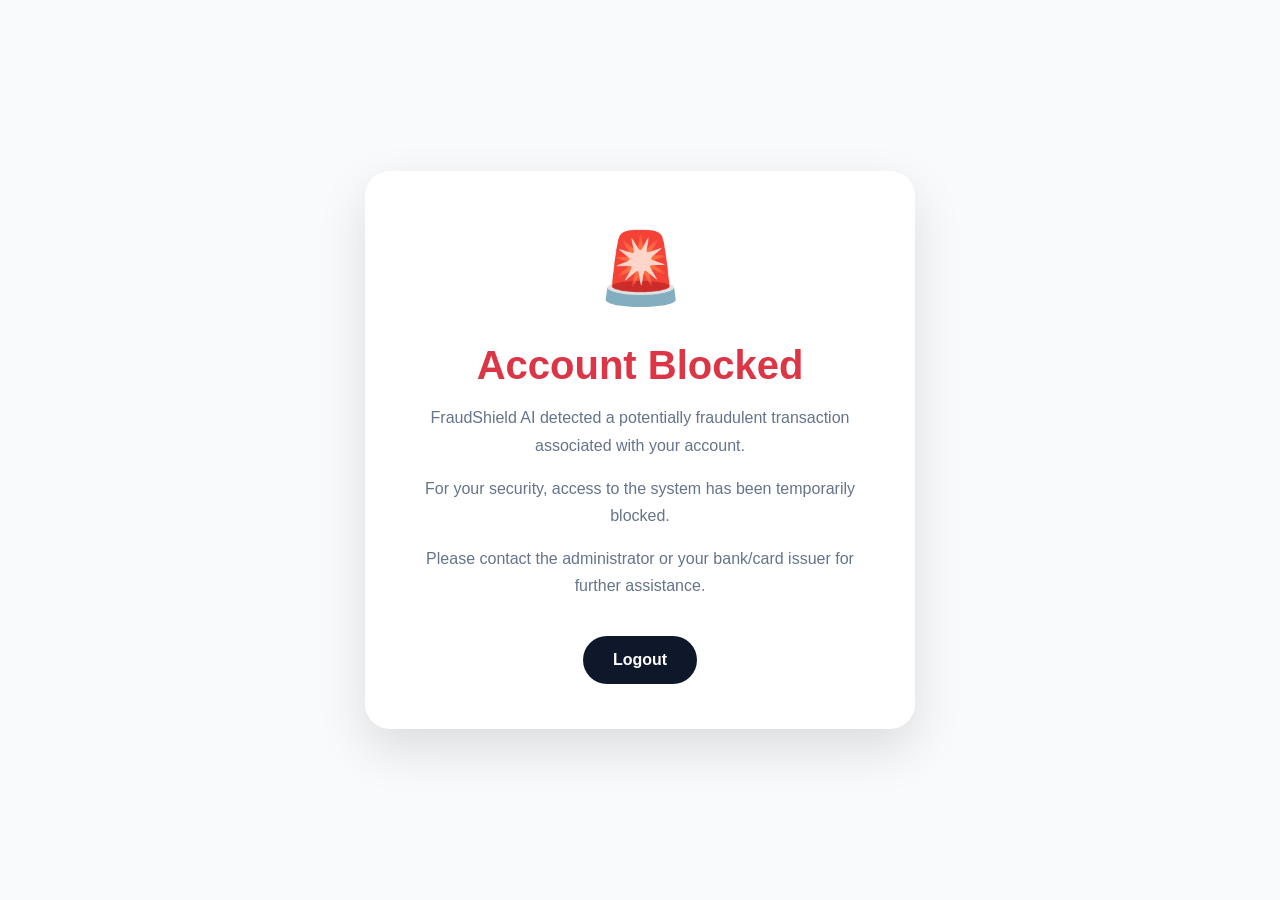
<file: templates/blocked.html>
<!DOCTYPE html>
<html lang="en">

<head>
    <meta charset="UTF-8">
    <meta name="viewport" content="width=device-width, initial-scale=1.0">

    <title>Account Blocked - FraudShield AI</title>

    <link
        href="https://cdn.jsdelivr.net/npm/bootstrap@5.3.3/dist/css/bootstrap.min.css"
        rel="stylesheet"
    >

    <style>

        body {
            min-height: 100vh;
            display: flex;
            align-items: center;
            justify-content: center;
            background: #f8fafc;
            font-family: 'Segoe UI', sans-serif;
        }

        .blocked-card {
            width: 90%;
            max-width: 550px;
            background: white;
            padding: 45px;
            border-radius: 25px;
            text-align: center;
            box-shadow: 0 20px 50px rgba(0,0,0,0.12);
        }

        .blocked-icon {
            font-size: 70px;
            margin-bottom: 20px;
        }

        .blocked-card h1 {
            color: #dc3545;
            font-weight: 800;
            margin-bottom: 15px;
        }

        .blocked-card p {
            color: #64748b;
            line-height: 1.7;
        }

        .logout-btn {
            display: inline-block;
            margin-top: 20px;
            padding: 12px 30px;
            background: #0f172a;
            color: white;
            text-decoration: none;
            border-radius: 30px;
            font-weight: 600;
        }

        .logout-btn:hover {
            background: #1e293b;
            color: white;
        }

    </style>

</head>

<body>

    <div class="blocked-card">

        <div class="blocked-icon">
            🚨
        </div>

        <h1>Account Blocked</h1>

        <p>
            FraudShield AI detected a potentially fraudulent
            transaction associated with your account.
        </p>

        <p>
            For your security, access to the system has been
            temporarily blocked.
        </p>

        <p>
            Please contact the administrator or your bank/card
            issuer for further assistance.
        </p>

        <a href="/logout" class="logout-btn">
            Logout
        </a>

    </div>

</body>

</html>
</file>
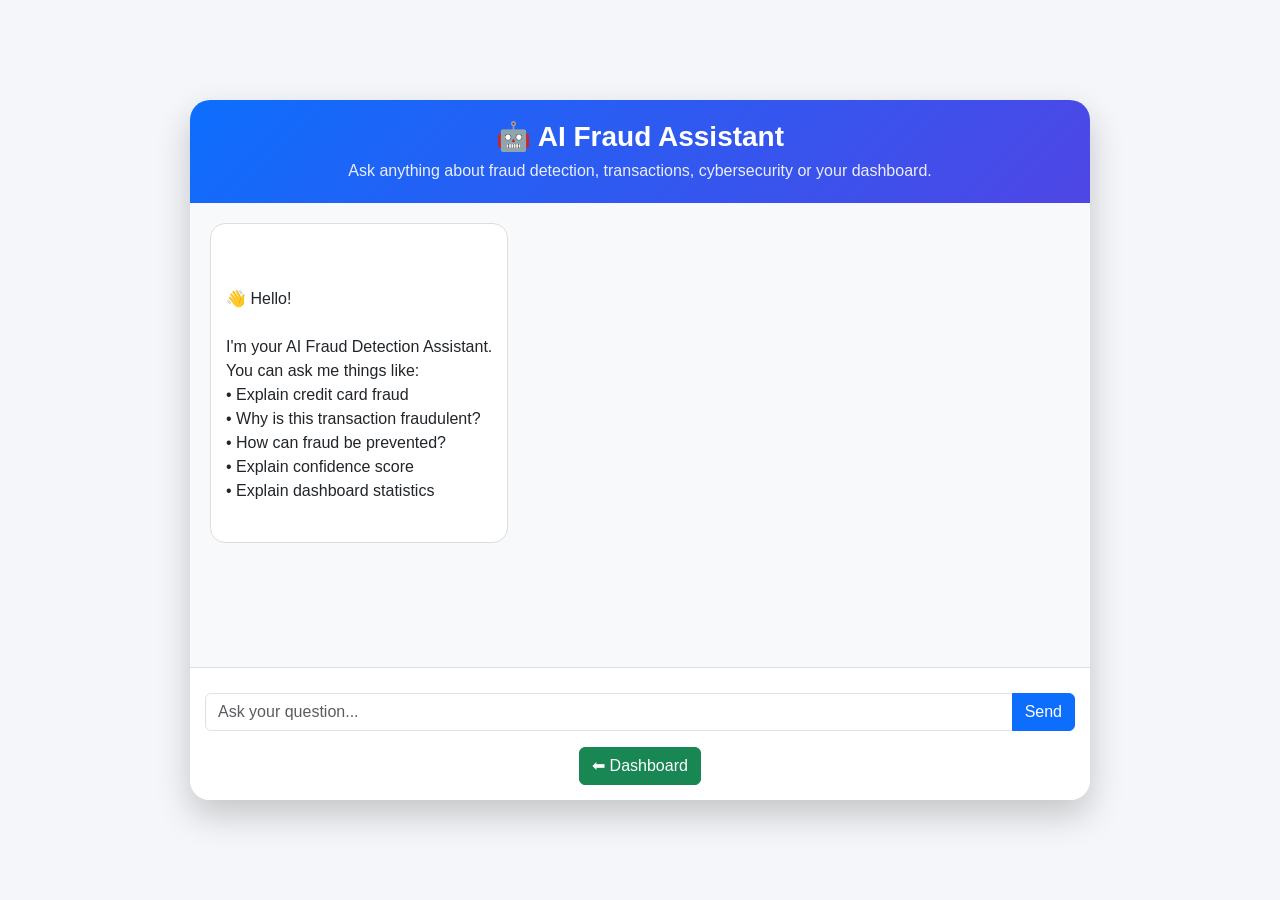
<file: templates/chatbot.html>
<!DOCTYPE html>
<html lang="en">
<head>
<meta charset="UTF-8">
<meta name="viewport" content="width=device-width, initial-scale=1.0">

<title>AI Fraud Assistant</title>

<link href="https://cdn.jsdelivr.net/npm/bootstrap@5.3.3/dist/css/bootstrap.min.css" rel="stylesheet">

<style>

body{
    background:#f4f6f9;
    height:100vh;
    display:flex;
    justify-content:center;
    align-items:center;
    font-family:Arial, Helvetica, sans-serif;
}

.chat-container{

    width:900px;
    height:700px;
    background:white;
    border-radius:20px;
    overflow:hidden;
    box-shadow:0 15px 35px rgba(0,0,0,0.2);
    display:flex;
    flex-direction:column;

}

.chat-header{

    background:linear-gradient(135deg,#0d6efd,#4f46e5);
    color:white;
    padding:20px;
    text-align:center;

}

.chat-header h3{

    margin:0;
    font-weight:bold;

}

.chat-header p{

    margin:5px 0 0;
    opacity:0.9;

}

.chat-box{

    flex:1;
    overflow-y:auto;
    padding:20px;
    background:#f8f9fa;

}

.message{

    margin-bottom:15px;
    display:flex;

}

.user{

    justify-content:flex-end;

}

.bot{

    justify-content:flex-start;

}

.bubble{

    max-width:75%;
    padding:15px;
    border-radius:15px;
    word-wrap:break-word;
    white-space:pre-wrap;
}

.user .bubble{

    background:#0d6efd;
    color:white;

}

.bot .bubble{

    background:white;
    border:1px solid #ddd;

}

.chat-footer{

    padding:15px;
    border-top:1px solid #ddd;
    background:white;

}

.typing{

    font-style:italic;
    color:gray;
    margin-bottom:10px;

}

</style>

</head>

<body>

<div class="chat-container">
<div class="chat-header">
<h3>🤖 AI Fraud Assistant</h3>
<p>Ask anything about fraud detection, transactions, cybersecurity or your dashboard.</p>

</div>
<div class="chat-box" id="chatBox">
<div class="message bot">
<div class="bubble">

👋 Hello!

I'm your AI Fraud Detection Assistant.
You can ask me things like:
• Explain credit card fraud
• Why is this transaction fraudulent?
• How can fraud be prevented?
• Explain confidence score
• Explain dashboard statistics

</div>
</div>

</div>

<div class="chat-footer">
<div id="typing" class="typing"></div>
<div class="input-group">

<input
type="text"
id="question"
class="form-control"
placeholder="Ask your question...">

<button class="btn btn-primary"onclick="sendMessage()">
Send
</button>
</div>

<div class="mt-3 text-center">
<a href="/dashboard"
class="btn btn-success">

⬅ Dashboard
</a>
</div>
</div>
</div>
<script>

const chatBox=document.getElementById("chatBox");
const typing=document.getElementById("typing");

function addMessage(text,type){
    const message=document.createElement("div");
    message.className="message "+type;
    const bubble=document.createElement("div");
    bubble.className="bubble";
    bubble.textContent=text;
    message.appendChild(bubble);
    chatBox.appendChild(message);
    chatBox.scrollTop=chatBox.scrollHeight;

}

async function sendMessage(){
    const input=document.getElementById("question");
    const question=input.value.trim();
    if(question==="") return;
    addMessage(question,"user");
    input.value="";
    typing.innerHTML="🤖 AI is typing...";
    try{
        const response=await fetch("/ask-ai",{
            method:"POST",
            headers:{
                "Content-Type":"application/json"
            },

            body:JSON.stringify({
                question:question
         })
        });
        const data=await response.json();
        typing.innerHTML="";
        addMessage(data.answer,"bot");
    }

    catch(error){
        typing.innerHTML="";
        addMessage("Something went wrong. Please try again.","bot");
    }
}

document.getElementById("question").addEventListener("keypress",function(e){
    if(e.key==="Enter"){
        sendMessage();
    }
});

</script>

</body>
</html>
</file>
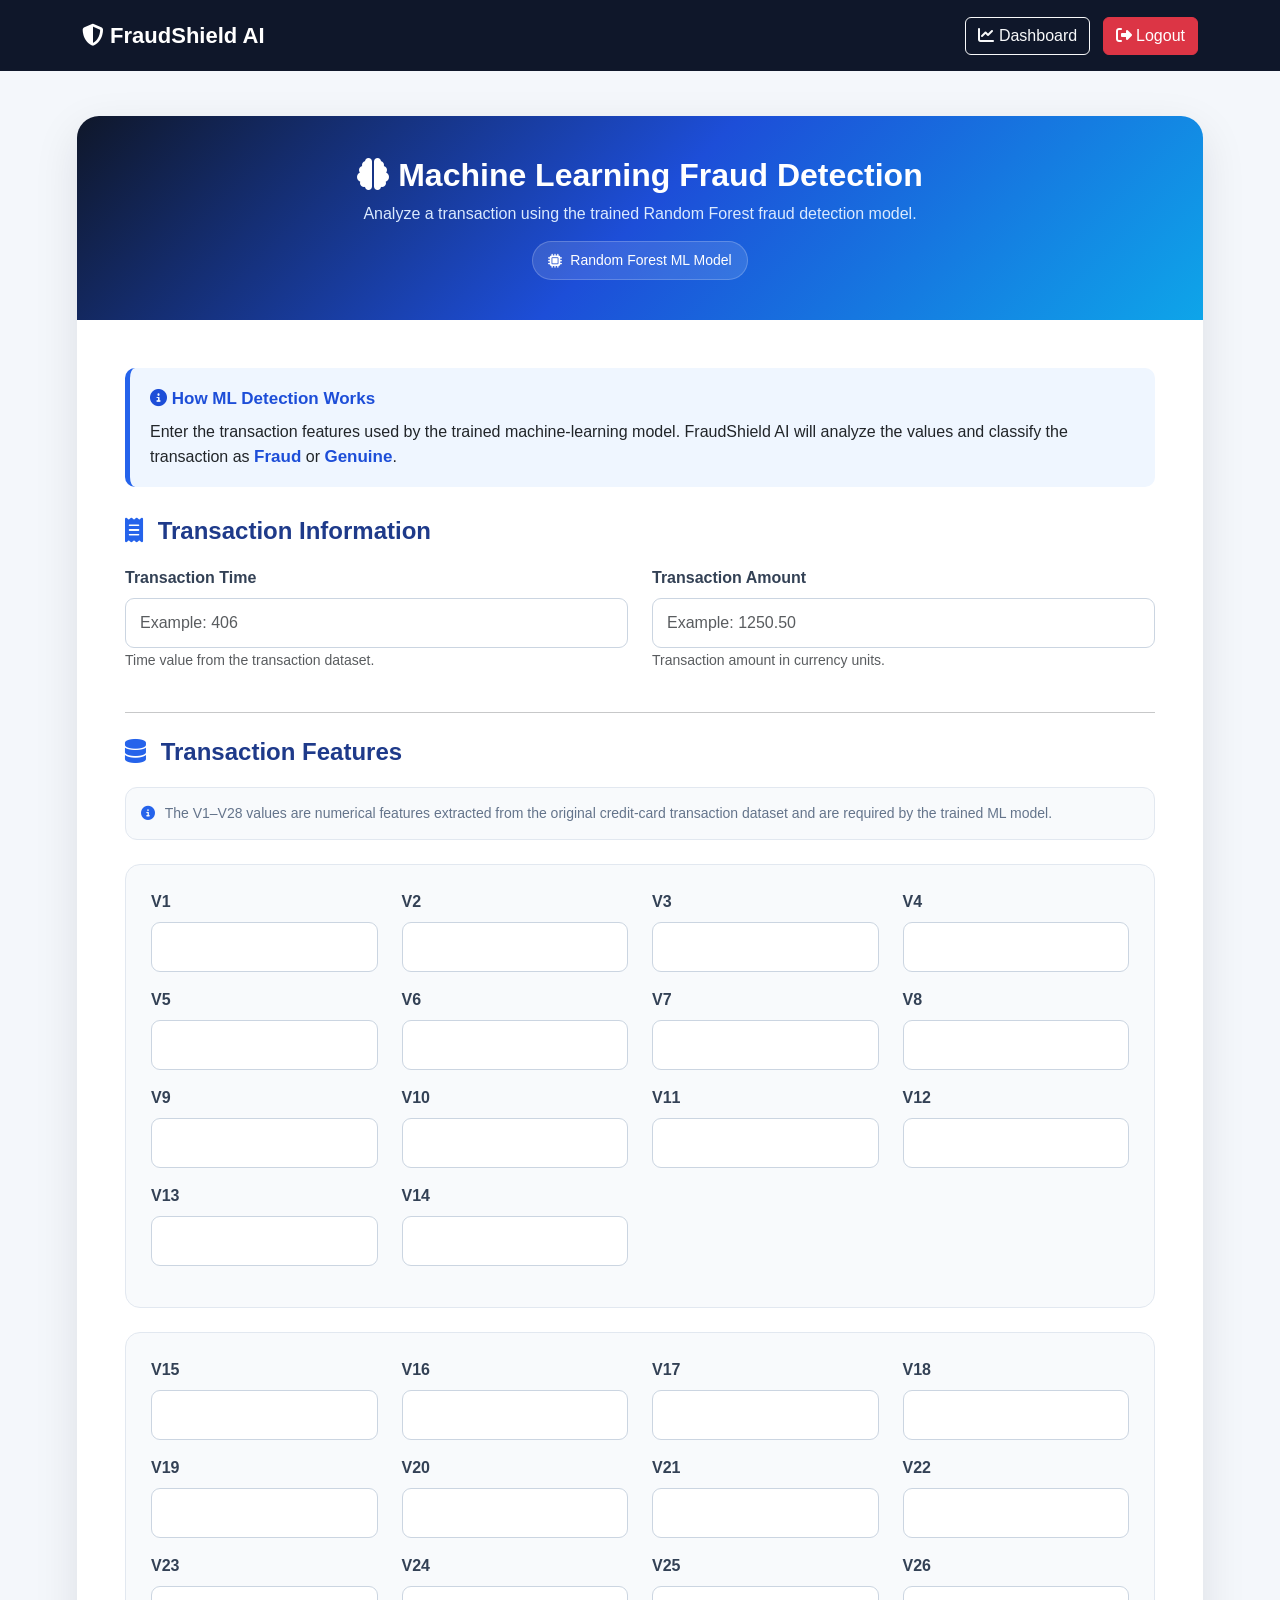
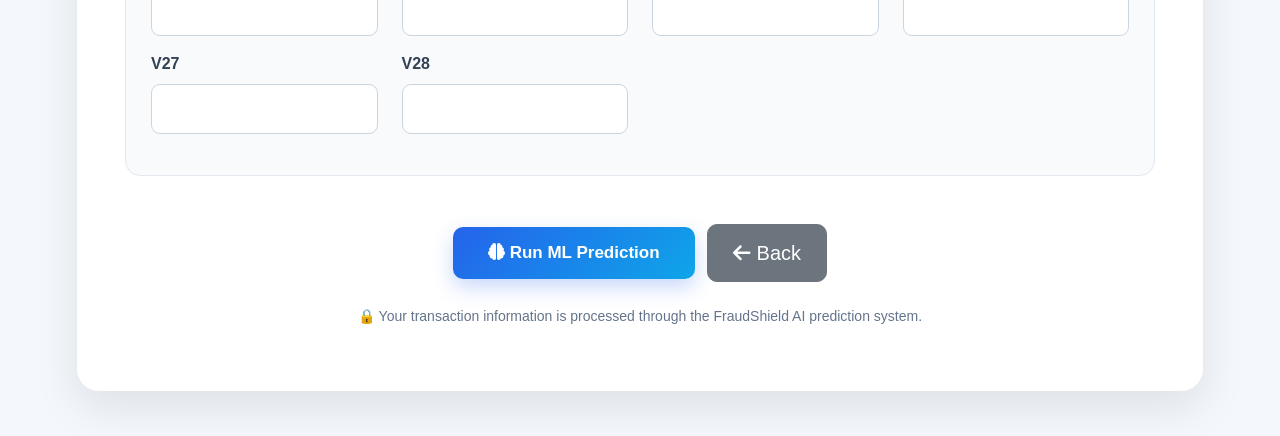
<file: templates/predict.html>
<!DOCTYPE html>
<html lang="en">

<head>

    <meta charset="UTF-8">
    <meta name="viewport" content="width=device-width, initial-scale=1.0">

    <title>ML Fraud Detection - FraudShield AI</title>

    <link
        href="https://cdn.jsdelivr.net/npm/bootstrap@5.3.3/dist/css/bootstrap.min.css"
        rel="stylesheet"
    >

    <link
        rel="stylesheet"
        href="https://cdnjs.cloudflare.com/ajax/libs/font-awesome/6.5.2/css/all.min.css"
    >

    <style>

        body {
            background: #f4f7fb;
            font-family: 'Segoe UI', Arial, sans-serif;
            color: #0f172a;
        }

        .navbar {
            background: #0f172a;
            padding: 14px 0;
        }

        .navbar-brand {
            font-weight: 800;
            font-size: 22px;
        }

        .page-container {
            max-width: 1150px;
            margin: 45px auto;
        }

        .main-card {
            border: none;
            border-radius: 22px;
            overflow: hidden;
            box-shadow: 0 15px 45px rgba(15, 23, 42, 0.10);
        }

        .card-header-custom {
            background:
                linear-gradient(
                    135deg,
                    #0f172a,
                    #1d4ed8,
                    #0ea5e9
                );

            color: white;
            padding: 40px 25px;
        }

        .card-header-custom h2 {
            font-size: 32px;
            font-weight: 800;
        }

        .card-header-custom p {
            color: #dbeafe;
        }

        .info-box {
            background: #eff6ff;
            border-left: 5px solid #2563eb;
            padding: 18px 20px;
            border-radius: 10px;
            margin-bottom: 30px;
        }

        .info-box strong {
            color: #1d4ed8;
            font-size: 17px;
        }

        .section-title {
            color: #1e3a8a;
            font-weight: 750;
            margin-top: 25px;
            margin-bottom: 20px;
        }

        .section-title i {
            color: #2563eb;
            margin-right: 8px;
        }

        .form-label {
            font-weight: 600;
            color: #334155;
        }

        .form-control {
            padding: 12px 14px;
            border-radius: 9px;
            border: 1px solid #cbd5e1;
            transition: all 0.25s ease;
        }

        .form-control:focus {
            border-color: #2563eb;
            box-shadow: 0 0 0 3px rgba(37, 99, 235, 0.12);
        }

        .feature-info {
            background: #f8fafc;
            border: 1px solid #e2e8f0;
            border-radius: 12px;
            padding: 15px;
            margin-top: 10px;
            color: #64748b;
            font-size: 14px;
        }

        .feature-info i {
            color: #2563eb;
            margin-right: 6px;
        }

        .predict-btn {
            padding: 13px 35px;
            font-size: 17px;
            font-weight: 700;
            border-radius: 10px;
            background: linear-gradient(135deg, #2563eb, #0ea5e9);
            border: none;
            box-shadow: 0 8px 20px rgba(37, 99, 235, 0.25);
            transition: 0.3s ease;
        }

        .predict-btn:hover {
            transform: translateY(-2px);
            box-shadow: 0 12px 28px rgba(37, 99, 235, 0.35);
        }

        .back-btn {
            padding: 13px 25px;
            border-radius: 10px;
        }

        .security-note {
            color: #64748b;
            font-size: 14px;
        }

        .model-badge {
            display: inline-flex;
            align-items: center;
            gap: 8px;
            background: rgba(255,255,255,0.12);
            border: 1px solid rgba(255,255,255,0.2);
            padding: 8px 15px;
            border-radius: 30px;
            font-size: 14px;
            margin-top: 15px;
        }

        .v-section {
            background: #f8fafc;
            border: 1px solid #e2e8f0;
            border-radius: 15px;
            padding: 25px;
            margin-top: 10px;
        }

        .v-section .form-control {
            background: white;
        }

        @media (max-width: 768px) {

            .page-container {
                margin: 25px 15px;
            }

            .card-header-custom {
                padding: 30px 20px;
            }

            .card-header-custom h2 {
                font-size: 25px;
            }

        }

    </style>

</head>


<body>


<!-- ================================================= -->
<!-- NAVBAR -->
<!-- ================================================= -->

<nav class="navbar navbar-dark">

    <div class="container">

        <a class="navbar-brand text-white" href="/">

            <i class="fa-solid fa-shield-halved"></i>

            FraudShield AI

        </a>

        <div>

            <a href="/dashboard"
               class="btn btn-outline-light me-2">

                <i class="fa-solid fa-chart-line"></i>
                Dashboard

            </a>

            <a href="/logout"
               class="btn btn-danger">

                <i class="fa-solid fa-right-from-bracket"></i>
                Logout

            </a>

        </div>

    </div>

</nav>


<!-- ================================================= -->
<!-- MAIN -->
<!-- ================================================= -->

<div class="container page-container">

    <div class="card main-card">


        <!-- HEADER -->

        <div class="card-header-custom text-center">

            <h2>

                <i class="fa-solid fa-brain"></i>

                Machine Learning Fraud Detection

            </h2>

            <p class="mb-0">

                Analyze a transaction using the trained
                Random Forest fraud detection model.

            </p>

            <div class="model-badge">

                <i class="fa-solid fa-microchip"></i>

                Random Forest ML Model

            </div>

        </div>


        <!-- BODY -->

        <div class="card-body p-4 p-md-5">


            <!-- INFO -->

            <div class="info-box">

                <strong>

                    <i class="fa-solid fa-circle-info"></i>

                    How ML Detection Works

                </strong>

                <p class="mb-0 mt-2">

                    Enter the transaction features used by the
                    trained machine-learning model. FraudShield AI
                    will analyze the values and classify the
                    transaction as <strong>Fraud</strong> or
                    <strong>Genuine</strong>.

                </p>

            </div>


            <form action="/predict" method="POST">


                <!-- ================================================= -->
                <!-- BASIC TRANSACTION INFORMATION -->
                <!-- ================================================= -->

                <h4 class="section-title">

                    <i class="fa-solid fa-receipt"></i>

                    Transaction Information

                </h4>


                <div class="row">


                    <!-- TIME -->

                    <div class="col-md-6 mb-3">

                        <label class="form-label">

                            Transaction Time

                        </label>

                        <input
                            type="number"
                            step="any"
                            name="Time"
                            class="form-control"
                            placeholder="Example: 406"
                            required
                        >

                        <small class="text-muted">

                            Time value from the transaction dataset.

                        </small>

                    </div>


                    <!-- AMOUNT -->

                    <div class="col-md-6 mb-3">

                        <label class="form-label">

                            Transaction Amount

                        </label>

                        <input
                            type="number"
                            step="0.01"
                            min="0"
                            name="Amount"
                            class="form-control"
                            placeholder="Example: 1250.50"
                            required
                        >

                        <small class="text-muted">

                            Transaction amount in currency units.

                        </small>

                    </div>

                </div>


                <hr class="my-4">


                <!-- ================================================= -->
                <!-- V1 - V14 -->
                <!-- ================================================= -->

                <h4 class="section-title">

                    <i class="fa-solid fa-database"></i>

                    Transaction Features

                </h4>


                <div class="feature-info mb-4">

                    <i class="fa-solid fa-circle-info"></i>

                    The V1–V28 values are numerical features
                    extracted from the original credit-card
                    transaction dataset and are required by
                    the trained ML model.

                </div>


                <div class="v-section">

                    <div class="row">


                        <!-- V1 -->

                        <div class="col-md-3 mb-3">

                            <label class="form-label">V1</label>

                            <input
                                type="number"
                                step="any"
                                name="V1"
                                class="form-control"
                                required
                            >

                        </div>


                        <!-- V2 -->

                        <div class="col-md-3 mb-3">

                            <label class="form-label">V2</label>

                            <input
                                type="number"
                                step="any"
                                name="V2"
                                class="form-control"
                                required
                            >

                        </div>


                        <!-- V3 -->

                        <div class="col-md-3 mb-3">

                            <label class="form-label">V3</label>

                            <input
                                type="number"
                                step="any"
                                name="V3"
                                class="form-control"
                                required
                            >

                        </div>


                        <!-- V4 -->

                        <div class="col-md-3 mb-3">

                            <label class="form-label">V4</label>

                            <input
                                type="number"
                                step="any"
                                name="V4"
                                class="form-control"
                                required
                            >

                        </div>


                        <!-- V5 -->

                        <div class="col-md-3 mb-3">

                            <label class="form-label">V5</label>

                            <input
                                type="number"
                                step="any"
                                name="V5"
                                class="form-control"
                                required
                            >

                        </div>


                        <!-- V6 -->

                        <div class="col-md-3 mb-3">

                            <label class="form-label">V6</label>

                            <input
                                type="number"
                                step="any"
                                name="V6"
                                class="form-control"
                                required
                            >

                        </div>


                        <!-- V7 -->

                        <div class="col-md-3 mb-3">

                            <label class="form-label">V7</label>

                            <input
                                type="number"
                                step="any"
                                name="V7"
                                class="form-control"
                                required
                            >

                        </div>


                        <!-- V8 -->

                        <div class="col-md-3 mb-3">

                            <label class="form-label">V8</label>

                            <input
                                type="number"
                                step="any"
                                name="V8"
                                class="form-control"
                                required
                            >

                        </div>


                        <!-- V9 -->

                        <div class="col-md-3 mb-3">

                            <label class="form-label">V9</label>

                            <input
                                type="number"
                                step="any"
                                name="V9"
                                class="form-control"
                                required
                            >

                        </div>


                        <!-- V10 -->

                        <div class="col-md-3 mb-3">

                            <label class="form-label">V10</label>

                            <input
                                type="number"
                                step="any"
                                name="V10"
                                class="form-control"
                                required
                            >

                        </div>


                        <!-- V11 -->

                        <div class="col-md-3 mb-3">

                            <label class="form-label">V11</label>

                            <input
                                type="number"
                                step="any"
                                name="V11"
                                class="form-control"
                                required
                            >

                        </div>


                        <!-- V12 -->

                        <div class="col-md-3 mb-3">

                            <label class="form-label">V12</label>

                            <input
                                type="number"
                                step="any"
                                name="V12"
                                class="form-control"
                                required
                            >

                        </div>


                        <!-- V13 -->

                        <div class="col-md-3 mb-3">

                            <label class="form-label">V13</label>

                            <input
                                type="number"
                                step="any"
                                name="V13"
                                class="form-control"
                                required
                            >

                        </div>


                        <!-- V14 -->

                        <div class="col-md-3 mb-3">

                            <label class="form-label">V14</label>

                            <input
                                type="number"
                                step="any"
                                name="V14"
                                class="form-control"
                                required
                            >

                        </div>

                    </div>

                </div>


                <!-- ================================================= -->
                <!-- V15 - V28 -->
                <!-- ================================================= -->

                <div class="v-section mt-4">

                    <div class="row">


                        <!-- V15 -->

                        <div class="col-md-3 mb-3">

                            <label class="form-label">V15</label>

                            <input
                                type="number"
                                step="any"
                                name="V15"
                                class="form-control"
                                required
                            >

                        </div>


                        <!-- V16 -->

                        <div class="col-md-3 mb-3">

                            <label class="form-label">V16</label>

                            <input
                                type="number"
                                step="any"
                                name="V16"
                                class="form-control"
                                required
                            >

                        </div>


                        <!-- V17 -->

                        <div class="col-md-3 mb-3">

                            <label class="form-label">V17</label>

                            <input
                                type="number"
                                step="any"
                                name="V17"
                                class="form-control"
                                required
                            >

                        </div>


                        <!-- V18 -->

                        <div class="col-md-3 mb-3">

                            <label class="form-label">V18</label>

                            <input
                                type="number"
                                step="any"
                                name="V18"
                                class="form-control"
                                required
                            >

                        </div>


                        <!-- V19 -->

                        <div class="col-md-3 mb-3">

                            <label class="form-label">V19</label>

                            <input
                                type="number"
                                step="any"
                                name="V19"
                                class="form-control"
                                required
                            >

                        </div>


                        <!-- V20 -->

                        <div class="col-md-3 mb-3">

                            <label class="form-label">V20</label>

                            <input
                                type="number"
                                step="any"
                                name="V20"
                                class="form-control"
                                required
                            >

                        </div>


                        <!-- V21 -->

                        <div class="col-md-3 mb-3">

                            <label class="form-label">V21</label>

                            <input
                                type="number"
                                step="any"
                                name="V21"
                                class="form-control"
                                required
                            >

                        </div>


                        <!-- V22 -->

                        <div class="col-md-3 mb-3">

                            <label class="form-label">V22</label>

                            <input
                                type="number"
                                step="any"
                                name="V22"
                                class="form-control"
                                required
                            >

                        </div>


                        <!-- V23 -->

                        <div class="col-md-3 mb-3">

                            <label class="form-label">V23</label>

                            <input
                                type="number"
                                step="any"
                                name="V23"
                                class="form-control"
                                required
                            >

                        </div>


                        <!-- V24 -->

                        <div class="col-md-3 mb-3">

                            <label class="form-label">V24</label>

                            <input
                                type="number"
                                step="any"
                                name="V24"
                                class="form-control"
                                required
                            >

                        </div>


                        <!-- V25 -->

                        <div class="col-md-3 mb-3">

                            <label class="form-label">V25</label>

                            <input
                                type="number"
                                step="any"
                                name="V25"
                                class="form-control"
                                required
                            >

                        </div>


                        <!-- V26 -->

                        <div class="col-md-3 mb-3">

                            <label class="form-label">V26</label>

                            <input
                                type="number"
                                step="any"
                                name="V26"
                                class="form-control"
                                required
                            >

                        </div>


                        <!-- V27 -->

                        <div class="col-md-3 mb-3">

                            <label class="form-label">V27</label>

                            <input
                                type="number"
                                step="any"
                                name="V27"
                                class="form-control"
                                required
                            >

                        </div>


                        <!-- V28 -->

                        <div class="col-md-3 mb-3">

                            <label class="form-label">V28</label>

                            <input
                                type="number"
                                step="any"
                                name="V28"
                                class="form-control"
                                required
                            >

                        </div>

                    </div>

                </div>


                <!-- ================================================= -->
                <!-- ACTION -->
                <!-- ================================================= -->

                <div class="text-center mt-5">

                    <button
                        type="submit"
                        class="btn btn-primary predict-btn me-2"
                    >

                        <i class="fa-solid fa-brain"></i>

                        Run ML Prediction

                    </button>


                    <a
                        href="/dashboard"
                        class="btn btn-secondary btn-lg back-btn"
                    >

                        <i class="fa-solid fa-arrow-left"></i>

                        Back

                    </a>

                </div>


                <p class="text-center security-note mt-4">

                    🔒 Your transaction information is processed
                    through the FraudShield AI prediction system.

                </p>

            </form>

        </div>

    </div>

</div>


<script
src="https://cdn.jsdelivr.net/npm/bootstrap@5.3.3/dist/js/bootstrap.bundle.min.js">
</script>

</body>

</html>
</file>
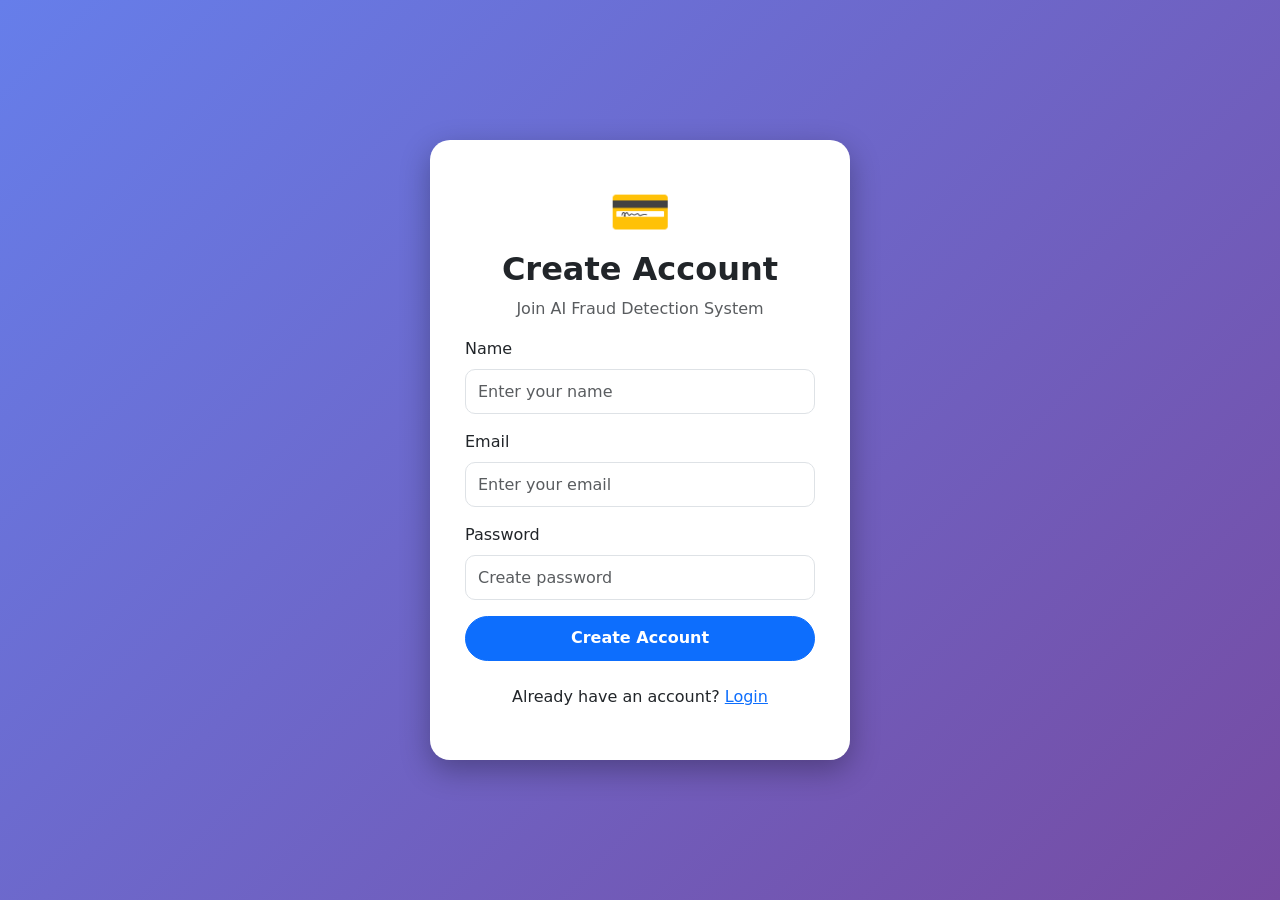
<file: templates/register.html>
<!DOCTYPE html>
<html lang="en">

<head>

<meta charset="UTF-8">
<meta name="viewport" content="width=device-width, initial-scale=1.0">

<title>Create Account</title>

<link href="https://cdn.jsdelivr.net/npm/bootstrap@5.3.3/dist/css/bootstrap.min.css" rel="stylesheet">


<style>

body{

    min-height:100vh;
    background:linear-gradient(135deg,#667eea,#764ba2);
    display:flex;
    justify-content:center;
    align-items:center;

}


.register-card{

    width:420px;
    padding:35px;
    background:white;
    border-radius:20px;
    box-shadow:0 10px 30px rgba(0,0,0,.3);

}


.logo{

    text-align:center;
    font-size:50px;

}


.title{

    font-weight:700;

}


.form-control{

    height:45px;
    border-radius:10px;

}


.register-btn{

    height:45px;
    border-radius:25px;
    font-weight:bold;

}

</style>

</head>


<body>


<div class="register-card">


<div class="logo">
💳
</div>


<h2 class="text-center title">

Create Account

</h2>


<p class="text-center text-muted">

Join AI Fraud Detection System

</p>



<form method="POST" action="/register">


<div class="mb-3">

<label class="form-label">
Name
</label>

<input 
type="text"
name="name"
class="form-control"
placeholder="Enter your name"
required>

</div>

<div class="mb-3">

<label class="form-label">
Email
</label>

<input 
type="email"
name="email"
class="form-control"
placeholder="Enter your email"
required>

</div>



<div class="mb-3">

<label class="form-label">
Password
</label>

<input 
type="password"
name="password"
class="form-control"
placeholder="Create password"
required>

</div>



<button 
class="btn btn-primary w-100 register-btn">

Create Account

</button>


</form>


<p class="text-center mt-4">

Already have an account?

<a href="/login">
Login
</a>

</p>


</div>


</body>

</html>
</file>
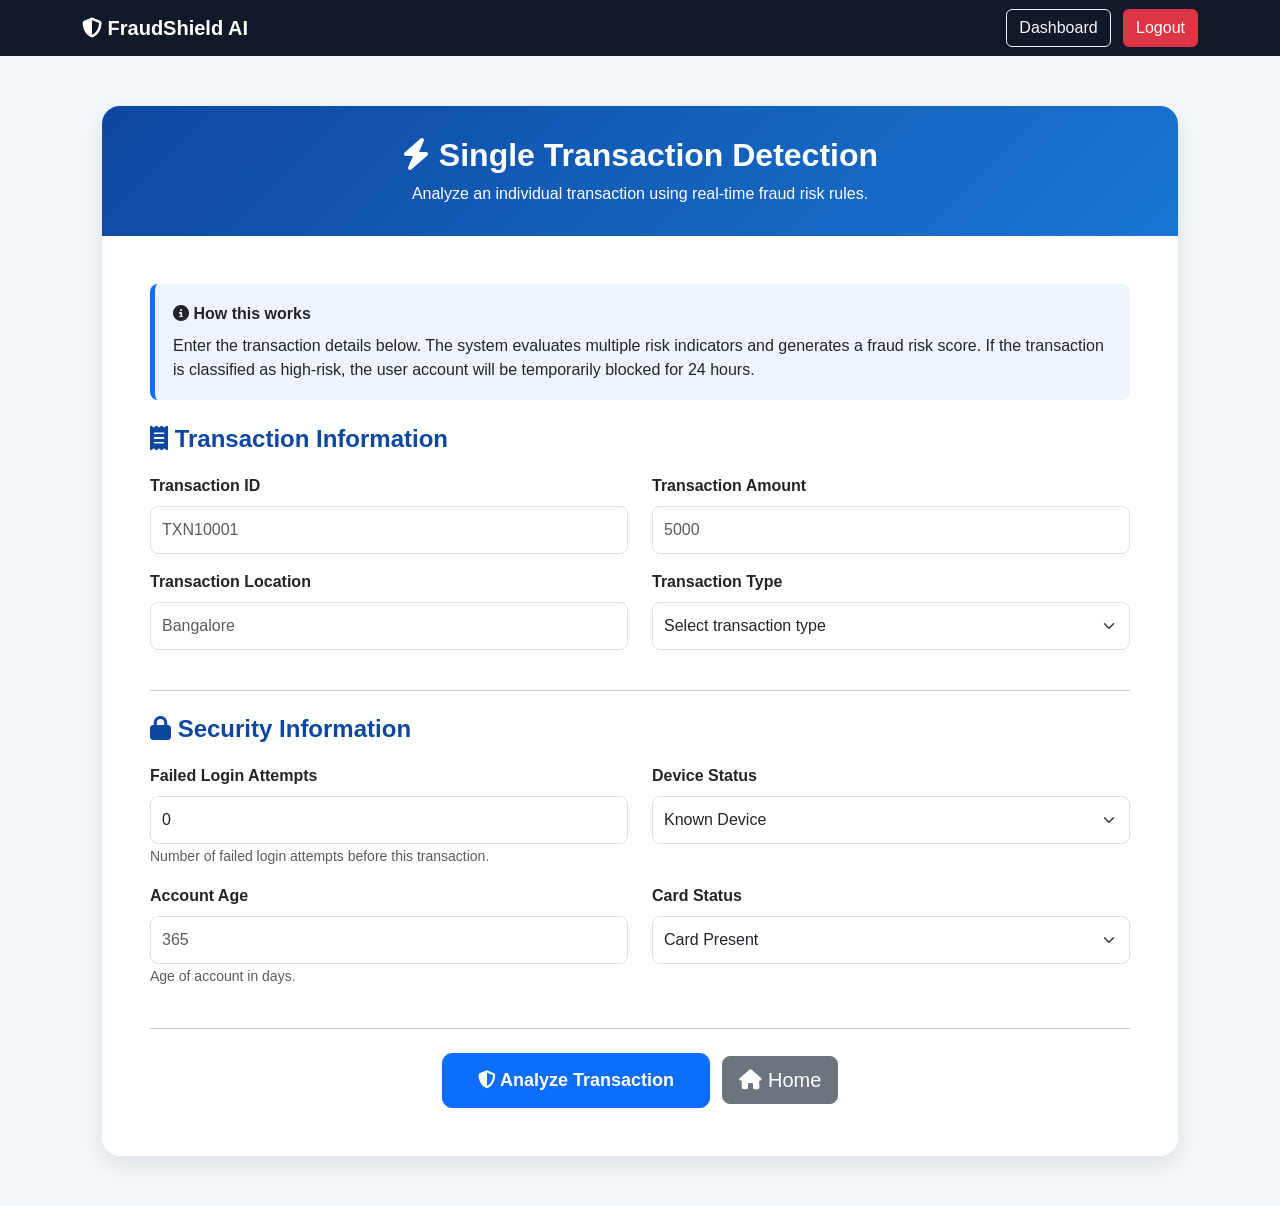
<file: templates/single_transaction.html>
<!DOCTYPE html>
<html lang="en">

<head>

    <meta charset="UTF-8">
    <meta name="viewport" content="width=device-width, initial-scale=1.0">

    <title>Single Transaction Detection - FraudShield AI</title>

    <link
        href="https://cdn.jsdelivr.net/npm/bootstrap@5.3.3/dist/css/bootstrap.min.css"
        rel="stylesheet"
    >

    <link
        rel="stylesheet"
        href="https://cdnjs.cloudflare.com/ajax/libs/font-awesome/6.5.2/css/all.min.css"
    >

    <style>

        body {
            background: #f4f7fb;
            font-family: Arial, sans-serif;
        }

        .navbar {
            background: #111827;
        }

        .navbar-brand {
            font-weight: bold;
        }

        .page-container {
            max-width: 1100px;
            margin: 50px auto;
        }

        .main-card {
            border: none;
            border-radius: 18px;
            overflow: hidden;
            box-shadow: 0 8px 25px rgba(0,0,0,0.10);
        }

        .card-header-custom {
            background: linear-gradient(
                135deg,
                #0d47a1,
                #1976d2
            );
            color: white;
            padding: 30px;
        }

        .card-header-custom h2 {
            font-weight: bold;
        }

        .section-title {
            font-weight: bold;
            color: #0d47a1;
            margin-top: 20px;
            margin-bottom: 20px;
        }

        .form-label {
            font-weight: 600;
        }

        .form-control,
        .form-select {
            padding: 11px;
            border-radius: 8px;
        }

        .info-box {
            background: #eef5ff;
            border-left: 5px solid #0d6efd;
            padding: 18px;
            border-radius: 8px;
            margin-bottom: 25px;
        }

        .detect-btn {
            padding: 13px 35px;
            font-size: 18px;
            font-weight: bold;
            border-radius: 10px;
        }

        .result-card {
            margin-top: 30px;
            border-radius: 15px;
            overflow: hidden;
        }

        .fraud-result {
            border-left: 6px solid #dc3545;
            background: #fff1f2;
        }

        .genuine-result {
            border-left: 6px solid #198754;
            background: #effaf3;
        }

        .suspicious-result {
            border-left: 6px solid #ffc107;
            background: #fff9e6;
        }

        .risk-score {
            font-size: 42px;
            font-weight: bold;
        }

        .risk-badge {
            font-size: 18px;
            padding: 10px 20px;
            border-radius: 25px;
        }

        .reason-list li {
            margin-bottom: 8px;
        }

    </style>

</head>


<body>


<!-- ================================================= -->
<!-- NAVBAR -->
<!-- ================================================= -->

<nav class="navbar navbar-dark">

    <div class="container">

        <a class="navbar-brand text-white"
           href="/">

            <i class="fa-solid fa-shield-halved"></i>

            FraudShield AI

        </a>


        <div>

            <a href="/dashboard"
               class="btn btn-outline-light me-2">
                Dashboard

            </a>

            <a href="/logout"
               class="btn btn-danger">

                Logout

            </a>

        </div>

    </div>

</nav>



<!-- ================================================= -->
<!-- MAIN CONTAINER -->
<!-- ================================================= -->

<div class="container page-container">


    <div class="card main-card">


        <!-- HEADER -->

        <div class="card-header-custom text-center">

            <h2>

                <i class="fa-solid fa-bolt"></i>

                Single Transaction Detection

            </h2>

            <p class="mb-0">

                Analyze an individual transaction using
                real-time fraud risk rules.

            </p>

        </div>



        <div class="card-body p-4 p-md-5">


            <!-- INFORMATION -->

            <div class="info-box">

                <strong>
                    <i class="fa-solid fa-circle-info"></i>
                    How this works
                </strong>

                <p class="mb-0 mt-2">

                    Enter the transaction details below.
                    The system evaluates multiple risk indicators
                    and generates a fraud risk score.

                    If the transaction is classified as high-risk,
                    the user account will be temporarily blocked
                    for 24 hours.

                </p>

            </div>



            <!-- ================================================= -->
            <!-- FORM -->
            <!-- ================================================= -->

            <form action="/single-transaction"
                  method="POST">


                <!-- TRANSACTION INFORMATION -->

                <h4 class="section-title">

                    <i class="fa-solid fa-receipt"></i>

                    Transaction Information

                </h4>


                <div class="row">


                    <!-- TRANSACTION ID -->

                    <div class="col-md-6 mb-3">

                        <label class="form-label">

                            Transaction ID

                        </label>

                        <input
                            type="text"
                            name="transaction_id"
                            class="form-control"
                            placeholder="TXN10001"
                            required
                        >

                    </div>


                    <!-- AMOUNT -->

                    <div class="col-md-6 mb-3">

                        <label class="form-label">

                            Transaction Amount

                        </label>

                        <input
                            type="number"
                            step="0.01"
                            min="0"
                            name="amount"
                            class="form-control"
                            placeholder="5000"
                            required
                        >

                    </div>


                    <!-- LOCATION -->

                    <div class="col-md-6 mb-3">

                        <label class="form-label">

                            Transaction Location

                        </label>

                        <input
                            type="text"
                            name="location"
                            class="form-control"
                            placeholder="Bangalore"
                            required
                        >

                    </div>


                    <!-- TRANSACTION TYPE -->

                    <div class="col-md-6 mb-3">

                        <label class="form-label">

                            Transaction Type

                        </label>

                        <select
                            name="transaction_type"
                            class="form-select"
                            required
                        >

                            <option value="">
                                Select transaction type
                            </option>

                            <option value="Online Purchase">
                                Online Purchase
                            </option>

                            <option value="POS Purchase">
                                POS Purchase
                            </option>

                            <option value="ATM Withdrawal">
                                ATM Withdrawal
                            </option>

                            <option value="Bank Transfer">
                                Bank Transfer
                            </option>

                            <option value="UPI">
                                UPI
                            </option>

                            <option value="International">
                                International Transaction
                            </option>

                        </select>

                    </div>

                </div>



                <hr class="my-4">



                <!-- ================================================= -->
                <!-- SECURITY INFORMATION -->
                <!-- ================================================= -->

                <h4 class="section-title">

                    <i class="fa-solid fa-lock"></i>

                    Security Information

                </h4>


                <div class="row">


                    <!-- FAILED LOGIN ATTEMPTS -->

                    <div class="col-md-6 mb-3">

                        <label class="form-label">

                            Failed Login Attempts

                        </label>

                        <input
                            type="number"
                            name="failed_logins"
                            class="form-control"
                            min="0"
                            max="20"
                            value="0"
                            required
                        >

                        <small class="text-muted">

                            Number of failed login attempts
                            before this transaction.

                        </small>

                    </div>


                    <!-- NEW DEVICE -->

                    <div class="col-md-6 mb-3">

                        <label class="form-label">

                            Device Status

                        </label>

                        <select
                            name="device_status"
                            class="form-select"
                            required
                        >

                            <option value="Known">
                                Known Device
                            </option>

                            <option value="New">
                                New Device
                            </option>

                        </select>

                    </div>


                    <!-- ACCOUNT AGE -->

                    <div class="col-md-6 mb-3">

                        <label class="form-label">

                            Account Age

                        </label>

                        <input
                            type="number"
                            name="account_age"
                            class="form-control"
                            min="0"
                            placeholder="365"
                            required
                        >

                        <small class="text-muted">

                            Age of account in days.

                        </small>

                    </div>


                    <!-- CARD PRESENT -->

                    <div class="col-md-6 mb-3">

                        <label class="form-label">

                            Card Status

                        </label>

                        <select
                            name="card_status"
                            class="form-select"
                            required
                        >

                            <option value="Present">
                                Card Present
                            </option>

                            <option value="Not Present">
                                Card Not Present
                            </option>

                        </select>

                    </div>

                </div>



                <hr class="my-4">



                <!-- ================================================= -->
                <!-- ACTION -->
                <!-- ================================================= -->

                <div class="text-center mt-4">

                    <button
                        type="submit"
                        class="btn btn-primary detect-btn"
                    >

                        <i class="fa-solid fa-shield-halved"></i>

                        Analyze Transaction

                    </button>


                    <a
                        href="/"
                        class="btn btn-secondary btn-lg ms-2"
                    >

                        <i class="fa-solid fa-house"></i>

                        Home

                    </a>

                </div>


            </form>


        </div>

    </div>

</div>



<script src="https://cdn.jsdelivr.net/npm/bootstrap@5.3.3/dist/js/bootstrap.bundle.min.js">
</script>

</body>

</html>
</file>
